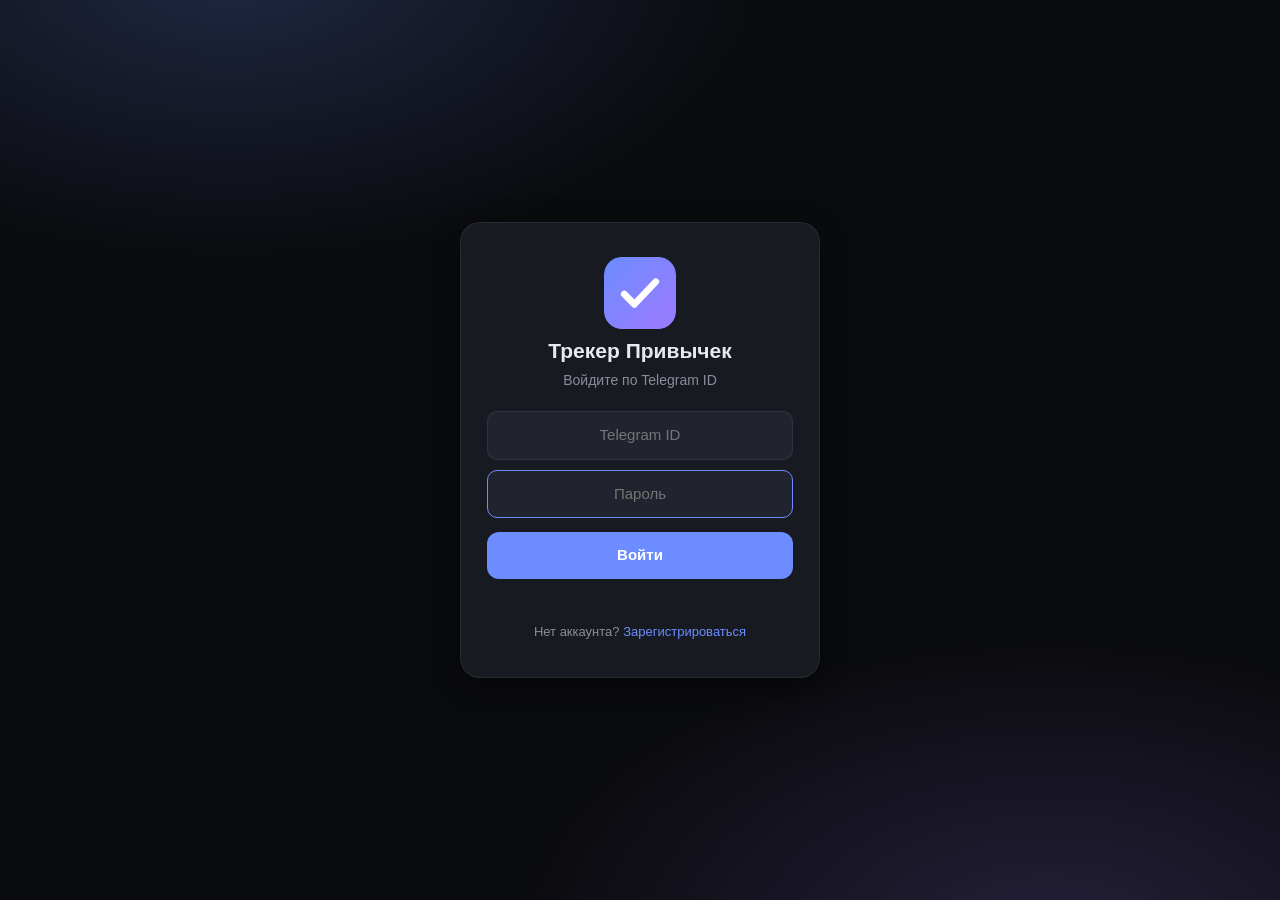
<file: static/login.html>
<!DOCTYPE html>
<html lang="ru">
<head>
<meta charset="UTF-8">
<meta name="viewport" content="width=device-width, initial-scale=1, viewport-fit=cover">
<meta name="theme-color" content="#0a0b0e">
<meta name="apple-mobile-web-app-capable" content="yes">
<meta name="mobile-web-app-capable" content="yes">
<meta name="apple-mobile-web-app-status-bar-style" content="black-translucent">
<meta name="apple-mobile-web-app-title" content="Привычки">
<title>Вход — Трекер Привычек</title>
<link rel="manifest" href="/static/manifest.json">
<link rel="stylesheet" href="/static/style.css">
<link rel="icon" type="image/svg+xml" href="/static/favicon.svg">
<link rel="apple-touch-icon" href="/static/app-icon.png">
</head>
<body>

<div class="login-wrap">
  <div class="login-card">
    <img class="login-icon" src="/static/favicon.svg" alt="">
    <div class="login-title">Трекер Привычек</div>
    <div class="login-sub">Войдите по Telegram ID</div>
    <input type="number" id="uid" placeholder="Telegram ID" autocomplete="username" inputmode="numeric">
    <input type="password" id="pwd" placeholder="Пароль" autocomplete="current-password">
    <button class="btn primary" id="enter">Войти</button>
    <div class="login-err" id="err"></div>
    <div class="login-link">Нет аккаунта? <a href="/register">Зарегистрироваться</a></div>
  </div>
</div>

<script src="/static/login.js"></script>
</body>
</html>
</file>
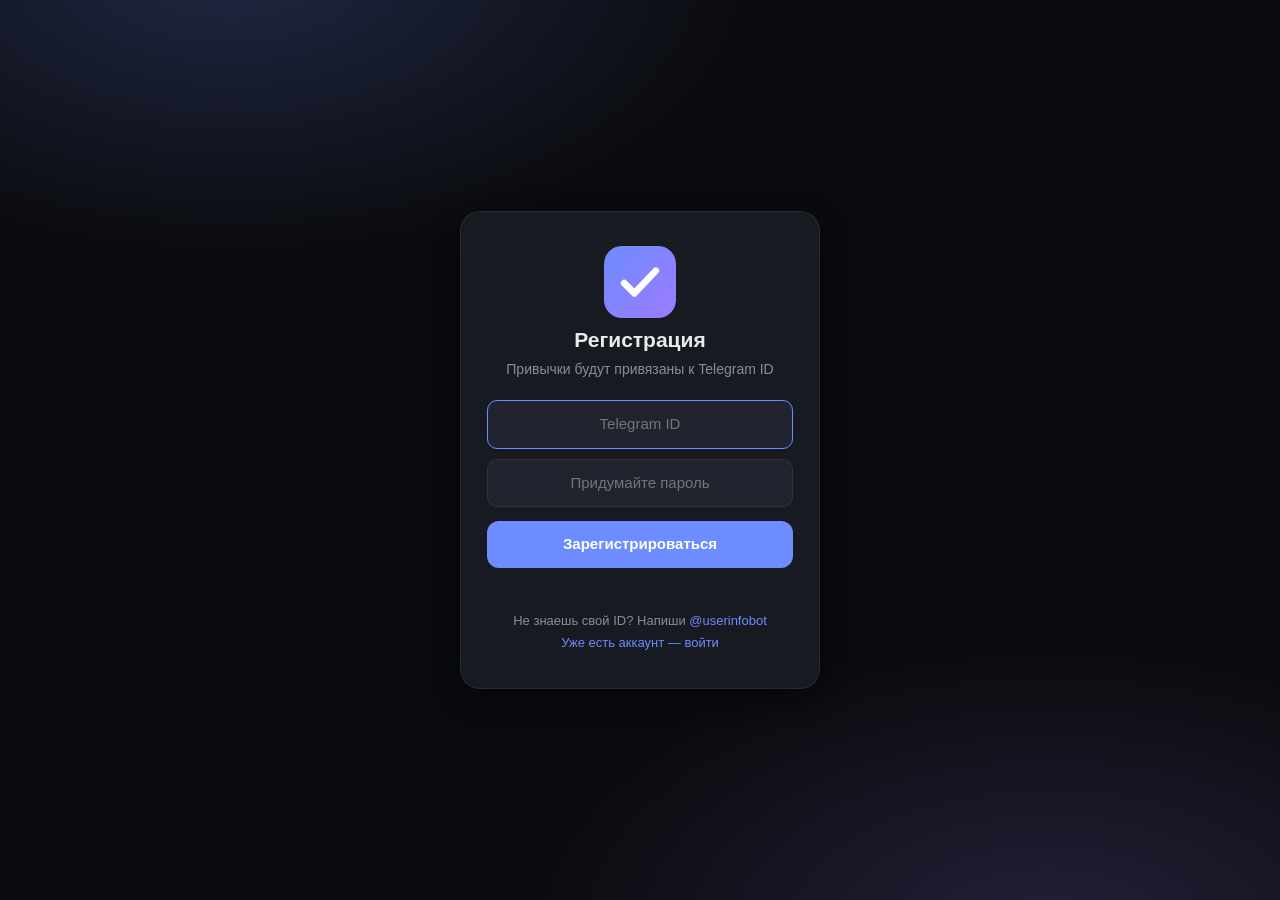
<file: static/register.html>
<!DOCTYPE html>
<html lang="ru">
<head>
<meta charset="UTF-8">
<meta name="viewport" content="width=device-width, initial-scale=1, viewport-fit=cover">
<meta name="theme-color" content="#0a0b0e">
<meta name="apple-mobile-web-app-capable" content="yes">
<meta name="mobile-web-app-capable" content="yes">
<meta name="apple-mobile-web-app-status-bar-style" content="black-translucent">
<meta name="apple-mobile-web-app-title" content="Привычки">
<title>Регистрация — Трекер Привычек</title>
<link rel="manifest" href="/static/manifest.json">
<link rel="stylesheet" href="/static/style.css">
<link rel="icon" type="image/svg+xml" href="/static/favicon.svg">
<link rel="apple-touch-icon" href="/static/app-icon.png">
</head>
<body>

<div class="login-wrap">
  <div class="login-card">
    <img class="login-icon" src="/static/favicon.svg" alt="">
    <div class="login-title">Регистрация</div>
    <div class="login-sub">Привычки будут привязаны к Telegram ID</div>
    <input type="number" id="uid" placeholder="Telegram ID" autocomplete="username" inputmode="numeric">
    <input type="password" id="pwd" placeholder="Придумайте пароль" autocomplete="new-password">
    <button class="btn primary" id="enter">Зарегистрироваться</button>
    <div class="login-err" id="err"></div>
    <div class="login-link">
      Не знаешь свой ID? Напиши <a href="https://t.me/userinfobot" target="_blank" rel="noopener">@userinfobot</a><br>
      <a href="/login">Уже есть аккаунт — войти</a>
    </div>
  </div>
</div>

<script src="/static/register.js"></script>
</body>
</html>
</file>
<file: static/style.css>
:root {
  --bg: #0a0b0e;
  --surface: #181a21;
  --surface-2: #21242e;
  --border: rgba(255, 255, 255, .07);
  --text: #e9eaee;
  --dim: #8a8d99;
  --accent: #6c8cff;
  --done: #34d399;
  --fail: #f87171;
  --skip: #fbbf24;
  --radius: 16px;
  --shadow: 0 8px 30px rgba(0, 0, 0, .45);
}

* { box-sizing: border-box; margin: 0; padding: 0; }
html { height: 100%; }

body {
  min-height: 100vh;
  min-height: 100dvh;
  background-color: var(--bg);
  background-image:
    radial-gradient(ellipse 70% 55% at 18% -4%, rgba(108, 140, 255, .22), transparent 60%),
    radial-gradient(ellipse 70% 55% at 82% 104%, rgba(157, 123, 255, .18), transparent 60%);
  background-repeat: no-repeat;
  background-attachment: fixed;
  color: var(--text);
  font-family: -apple-system, BlinkMacSystemFont, "Segoe UI", Roboto,
               "Helvetica Neue", Arial, sans-serif;
  -webkit-font-smoothing: antialiased;
  line-height: 1.5;
}

#app {
  max-width: 560px;
  margin: 0 auto;
  padding:
    max(26px, env(safe-area-inset-top)) 18px
    max(120px, calc(env(safe-area-inset-bottom) + 100px));
}

.hidden { display: none !important; }

/* ── header ── */
header { text-align: center; margin-bottom: 18px; }
.title { font-size: 22px; font-weight: 700; letter-spacing: -.02em; }
.title-icon {
  width: 26px; height: 26px; border-radius: 7px;
  vertical-align: -7px; margin-right: 6px;
}
.date { color: var(--dim); font-size: 14px; margin-top: 2px; }

/* ── hero ring ── */
.progress-hero {
  display: flex;
  justify-content: center;
  position: relative;
  margin: 6px 0 22px;
}
.ring { width: 168px; height: 168px; transform: rotate(-90deg); }
.ring-track { fill: none; stroke: var(--surface-2); stroke-width: 11; }
.ring-fill {
  fill: none;
  stroke: var(--accent);
  stroke-width: 11;
  stroke-linecap: round;
  transition: stroke-dashoffset .7s cubic-bezier(.4, 0, .2, 1);
}
.ring-center {
  position: absolute;
  inset: 0;
  display: flex;
  flex-direction: column;
  align-items: center;
  justify-content: center;
}
.ring-pct { font-size: 38px; font-weight: 700; letter-spacing: -.03em; }
.ring-pct small { font-size: 18px; color: var(--dim); }
.ring-sub { color: var(--dim); font-size: 14px; }

/* ── tabs ── */
.tabs {
  display: flex;
  gap: 4px;
  background: var(--surface);
  border: 1px solid var(--border);
  border-radius: 14px;
  padding: 4px;
  margin-bottom: 18px;
}
.tab {
  flex: 1;
  padding: 9px;
  border: 0;
  border-radius: 10px;
  background: transparent;
  color: var(--dim);
  font: inherit;
  font-size: 14px;
  font-weight: 600;
  cursor: pointer;
  transition: .15s;
}
.tab.active { background: var(--surface-2); color: var(--text); }

/* ── panels ── */
.panel { display: flex; flex-direction: column; gap: 12px; }

/* ── card ── */
.card {
  background: var(--surface);
  border: 1px solid var(--border);
  border-radius: var(--radius);
  padding: 16px;
}
/* ── habit card (with swipe-to-delete) ── */
.habit {
  position: relative;
  border-radius: var(--radius);
  overflow: hidden;
}
.habit-bg {
  position: absolute;
  inset: 0;
  display: flex;
  align-items: center;
  justify-content: flex-end;
  background: var(--fail);
  padding: 0 22px;
  color: #fff;
  font-weight: 600;
  font-size: 14px;
  letter-spacing: .02em;
}
.habit-fg {
  position: relative;
  background: var(--surface);
  border: 1px solid var(--border);
  border-left: 3px solid transparent;
  border-radius: var(--radius);
  padding: 16px;
  transition: transform .25s cubic-bezier(.4, 0, .2, 1);
  touch-action: pan-y;
  user-select: none;
  -webkit-user-select: none;
}
.habit.done .habit-fg     { border-left-color: var(--done); }
.habit.not_done .habit-fg { border-left-color: var(--fail); }
.habit.skip .habit-fg     { border-left-color: var(--skip); }
.habit.dragging .habit-fg { transition: none; }

.habit-head {
  display: flex;
  justify-content: space-between;
  align-items: baseline;
  gap: 10px;
  margin-bottom: 12px;
}
.habit-name { font-weight: 600; font-size: 16px; word-break: break-word; }
.habit-meta { color: var(--dim); font-size: 13px; white-space: nowrap; }

/* ── status buttons ── */
.st-row { display: flex; gap: 8px; }
.st-btn {
  flex: 1;
  display: flex;
  align-items: center;
  justify-content: center;
  gap: 5px;
  padding: 10px;
  border: 1px solid var(--border);
  border-radius: 11px;
  background: var(--surface-2);
  color: var(--dim);
  font: inherit;
  font-size: 14px;
  font-weight: 600;
  cursor: pointer;
  transition: .15s;
}
.st-btn span { font-size: 15px; }
.st-btn:active { transform: scale(.96); }
.st-btn.done.active     { background: var(--done); color: #06281c; border-color: var(--done); }
.st-btn.not_done.active { background: var(--fail); color: #2c0b0b; border-color: var(--fail); }
.st-btn.skip.active     { background: var(--skip); color: #3a2a02; border-color: var(--skip); }

/* ── stats ── */
.bar {
  height: 9px;
  background: var(--surface-2);
  border-radius: 99px;
  overflow: hidden;
  margin: 4px 0 12px;
}
.bar-fill {
  height: 100%;
  border-radius: 99px;
  background: linear-gradient(90deg, var(--accent), #9d7bff);
  transition: width .6s ease;
}
.stat-row {
  display: flex;
  align-items: center;
  gap: 14px;
  flex-wrap: wrap;
  font-size: 13px;
  color: var(--dim);
}
.stat-row .rate { font-size: 15px; font-weight: 700; color: var(--text); }
.streak.hot { color: var(--skip); }
.icon-btn {
  background: transparent;
  border: 0;
  cursor: pointer;
  font-size: 15px;
  opacity: .45;
  padding: 2px 4px;
  transition: .15s;
}
.icon-btn:hover { opacity: 1; }

/* ── settings ── */
.set-row {
  display: flex;
  justify-content: space-between;
  align-items: center;
  gap: 14px;
  padding: 13px 0;
  border-bottom: 1px solid var(--border);
}
.set-row:first-child { padding-top: 0; }
.setting .set-row:last-of-type { border-bottom: 0; }
.set-title { font-weight: 600; font-size: 15px; }
.set-hint { color: var(--dim); font-size: 12.5px; margin-top: 1px; }

select, input[type=number], input[type=text], input[type=password] {
  background: var(--surface-2);
  color: var(--text);
  border: 1px solid var(--border);
  border-radius: 10px;
  padding: 9px 11px;
  font: inherit;
  font-size: 14px;
  outline: none;
  transition: .15s;
}
select:focus, input:focus { border-color: var(--accent); }
input[type=text] { width: 100%; }
.num, input[type=number] { width: 84px; text-align: center; }
.num-field { display: flex; align-items: center; gap: 8px; color: var(--dim); font-size: 13px; }

/* ── switch ── */
.switch { position: relative; width: 46px; height: 26px; flex: none; }
.switch input { opacity: 0; width: 0; height: 0; }
.slider {
  position: absolute;
  inset: 0;
  cursor: pointer;
  background: var(--surface-2);
  border: 1px solid var(--border);
  border-radius: 99px;
  transition: .2s;
}
.slider::before {
  content: "";
  position: absolute;
  height: 18px;
  width: 18px;
  left: 3px;
  top: 3px;
  background: var(--dim);
  border-radius: 50%;
  transition: .2s;
}
.switch input:checked + .slider { background: var(--accent); border-color: var(--accent); }
.switch input:checked + .slider::before { transform: translateX(20px); background: #fff; }

/* ── buttons ── */
.btn {
  border: 0;
  border-radius: 12px;
  padding: 12px 18px;
  font: inherit;
  font-size: 15px;
  font-weight: 600;
  cursor: pointer;
  transition: .15s;
}
.btn.primary { background: var(--accent); color: #fff; width: 100%; margin-top: 14px; }
.btn.primary:active { transform: scale(.98); }
.btn.ghost { background: var(--surface-2); color: var(--text); }

/* ── fab ── */
.fab {
  position: fixed;
  left: 50%;
  bottom: max(28px, calc(env(safe-area-inset-bottom) + 18px));
  transform: translateX(242px);
  width: 56px;
  height: 56px;
  border-radius: 50%;
  border: 0;
  background: var(--accent);
  color: #fff;
  font-size: 30px;
  font-weight: 300;
  line-height: 1;
  cursor: pointer;
  box-shadow: var(--shadow);
  display: flex;
  align-items: center;
  justify-content: center;
  z-index: 20;
  transition: .15s;
}
.fab:active { transform: translateX(242px) scale(.92); }
@media (max-width: 600px) {
  .fab { left: auto; right: 20px; transform: none; }
  .fab:active { transform: scale(.92); }
}

/* ── empty state ── */
.empty { text-align: center; padding: 46px 20px; color: var(--dim); }
.empty-icon { font-size: 44px; margin-bottom: 10px; }
.empty-title { font-size: 17px; font-weight: 600; color: var(--text); }
.empty-sub { font-size: 14px; margin-top: 4px; }

/* ── modal ── */
.modal-overlay {
  position: fixed;
  inset: 0;
  z-index: 50;
  background: rgba(0, 0, 0, .6);
  backdrop-filter: blur(4px);
  display: flex;
  align-items: center;
  justify-content: center;
  padding: 20px;
}
.modal {
  background: var(--surface);
  border: 1px solid var(--border);
  border-radius: 20px;
  padding: 22px;
  width: 100%;
  max-width: 400px;
  box-shadow: var(--shadow);
}
.modal-title { font-size: 19px; font-weight: 700; margin-bottom: 16px; }
.modal #m-name { margin-bottom: 6px; }
.modal-actions { display: flex; gap: 10px; margin-top: 18px; }
.modal-actions .btn { flex: 1; margin-top: 0; }

/* ── toast ── */
#toast {
  position: fixed;
  left: 50%;
  bottom: -90px;
  transform: translateX(-50%);
  background: var(--surface-2);
  color: var(--text);
  border: 1px solid var(--border);
  padding: 12px 20px;
  border-radius: 12px;
  font-size: 14px;
  font-weight: 600;
  box-shadow: var(--shadow);
  z-index: 80;
  max-width: 90vw;
  text-align: center;
  transition: bottom .3s;
}
#toast.show { bottom: 28px; }
#toast.err { border-color: var(--fail); color: #ffd9d9; }
#toast.ok  { border-color: var(--done); }

/* ── fatal screen ── */
#fatal {
  position: fixed;
  inset: 0;
  background: var(--bg);
  z-index: 100;
  display: flex;
  align-items: center;
  justify-content: center;
  padding: 24px;
}
.fatal-box { text-align: center; max-width: 360px; }
.fatal-icon { font-size: 46px; }
.fatal-title { font-size: 19px; font-weight: 700; margin: 8px 0 4px; }
.fatal-msg { color: var(--dim); font-size: 14px; margin-bottom: 18px; }
.fatal-box .btn.primary { width: auto; padding: 11px 28px; }

/* ── login ── */
.login-wrap {
  min-height: 100vh;
  min-height: 100dvh;
  display: flex;
  align-items: center;
  justify-content: center;
  padding: max(24px, env(safe-area-inset-top)) 24px
           max(24px, env(safe-area-inset-bottom));
}
.login-card {
  background: var(--surface);
  border: 1px solid var(--border);
  border-radius: 20px;
  padding: 34px 26px;
  width: 100%;
  max-width: 360px;
  text-align: center;
  box-shadow: var(--shadow);
}
.login-icon {
  width: 72px; height: 72px; border-radius: 18px;
  display: block; margin: 0 auto;
}
.login-title { font-size: 21px; font-weight: 700; margin-top: 6px; }
.login-sub { color: var(--dim); font-size: 14px; margin: 4px 0 20px; }
.login-card input { width: 100%; text-align: center; font-size: 15px; padding: 12px; }
.login-card input + input { margin-top: 10px; }
.login-card .btn.primary { margin-top: 14px; }
.login-card input::-webkit-outer-spin-button,
.login-card input::-webkit-inner-spin-button { -webkit-appearance: none; margin: 0; }
.login-card input[type=number] { -moz-appearance: textfield; }
.login-err { color: var(--fail); font-size: 13px; min-height: 18px; margin-top: 10px; }
.login-link {
  color: var(--dim); font-size: 13px; margin-top: 14px; line-height: 1.7;
}
.login-link a { color: var(--accent); text-decoration: none; }
.login-link a:hover { text-decoration: underline; }

/* logout button on settings tab */
#s-logout { width: 100%; }
</file>
